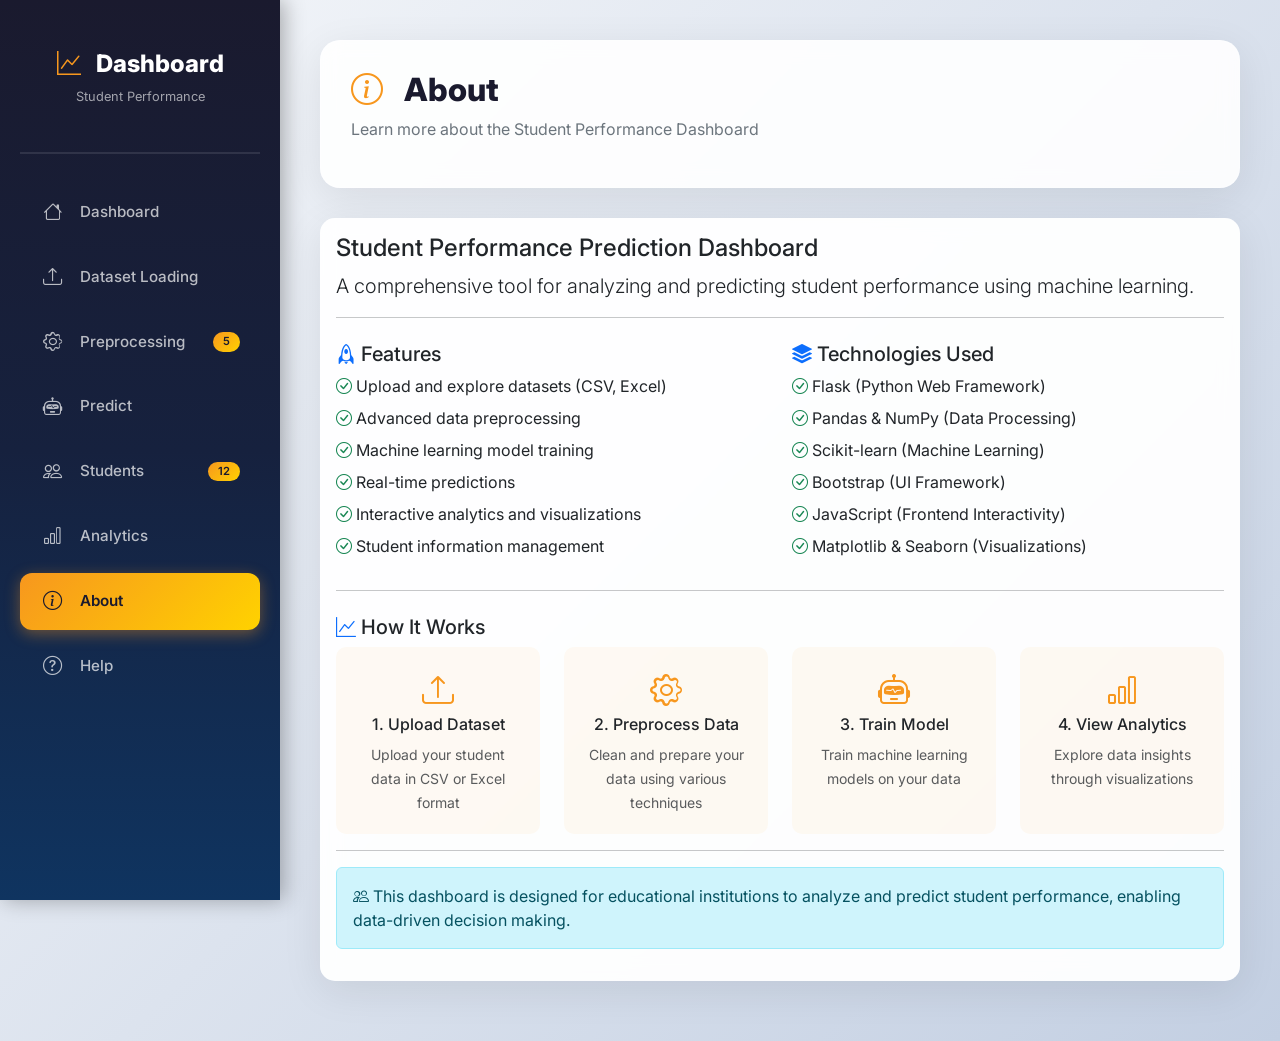
<file: Templates/about.html>
<!DOCTYPE html>
<html lang="en">
<head>
    <meta charset="UTF-8">
    <meta name="viewport" content="width=device-width, initial-scale=1.0">
    <title>About - Student Performance Dashboard</title>
    <link href="https://cdn.jsdelivr.net/npm/bootstrap@5.1.3/dist/css/bootstrap.min.css" rel="stylesheet">
    <link rel="stylesheet" href="https://cdn.jsdelivr.net/npm/bootstrap-icons@1.8.1/font/bootstrap-icons.css">
    <link href="https://fonts.googleapis.com/css2?family=Inter:wght@300;400;500;600;700;800&display=swap" rel="stylesheet">
    <style>
        * { margin: 0; padding: 0; box-sizing: border-box; font-family: 'Inter', sans-serif; }
        body { background: linear-gradient(135deg, #f5f7fa 0%, #c3cfe2 100%); min-height: 100vh; display: flex; }

        .sidebar { width: 280px; height: 100vh; background: linear-gradient(180deg, #1a1a2e 0%, #16213e 50%, #0f3460 100%); padding: 30px 20px; position: fixed; left: 0; top: 0; overflow-y: auto; box-shadow: 4px 0 20px rgba(0,0,0,0.3); z-index: 1000; }
        .sidebar::-webkit-scrollbar { width: 5px; }
        .sidebar::-webkit-scrollbar-track { background: rgba(255,255,255,0.1); }
        .sidebar::-webkit-scrollbar-thumb { background: linear-gradient(180deg, #f7971e, #ffd200); border-radius: 10px; }
        .sidebar-brand { text-align: center; padding: 20px 0 30px 0; border-bottom: 2px solid rgba(255,255,255,0.1); margin-bottom: 30px; }
        .sidebar-brand h2 { color: #fff; font-weight: 800; font-size: 1.5rem; }
        .sidebar-brand h2 i { color: #f7971e; margin-right: 10px; }
        .sidebar-brand p { color: rgba(255,255,255,0.6); font-size: 0.8rem; margin-top: 5px; }
        .sidebar-nav { list-style: none; padding: 0; }
        .sidebar-nav li { margin-bottom: 8px; }
        .sidebar-nav li a { display: flex; align-items: center; padding: 14px 20px; color: rgba(255,255,255,0.7); text-decoration: none; border-radius: 12px; transition: all 0.3s ease; font-weight: 500; font-size: 0.95rem; }
        .sidebar-nav li a i { margin-right: 15px; font-size: 1.2rem; width: 25px; text-align: center; }
        .sidebar-nav li a:hover { background: rgba(255,255,255,0.1); color: #fff; transform: translateX(5px); }
        .sidebar-nav li a.active { background: linear-gradient(135deg, #f7971e, #ffd200); color: #1a1a2e; font-weight: 600; box-shadow: 0 4px 15px rgba(247,151,30,0.4); }
        .sidebar-nav li a .badge { margin-left: auto; background: linear-gradient(135deg, #f7971e, #ffd200); color: #1a1a2e; font-weight: 600; padding: 4px 10px; border-radius: 20px; font-size: 0.7rem; }

        .main-content { margin-left: 280px; padding: 40px; width: calc(100% - 280px); min-height: 100vh; }
        .page-header { background: rgba(255,255,255,0.9); backdrop-filter: blur(10px); padding: 30px; border-radius: 20px; box-shadow: 0 10px 40px rgba(0,0,0,0.08); margin-bottom: 30px; border: 1px solid rgba(255,255,255,0.2); }
        .page-header h1 { font-weight: 800; color: #1a1a2e; font-size: 2rem; }
        .page-header h1 i { color: #f7971e; margin-right: 15px; }
        .page-header p { color: #6c757d; margin-top: 5px; }

        .card { border: none; border-radius: 15px; box-shadow: 0 10px 40px rgba(0,0,0,0.08); background: rgba(255,255,255,0.95); backdrop-filter: blur(10px); margin-bottom: 20px; }
        .card-header { background: linear-gradient(135deg, #1a1a2e, #16213e); color: white; border-radius: 15px 15px 0 0 !important; border: none; padding: 20px; font-weight: 600; }
        .card-header i { color: #f7971e; margin-right: 10px; }

        .feature-icon { font-size: 2rem; color: #f7971e; }
        .feature-box { padding: 20px; border-radius: 10px; background: rgba(247,151,30,0.05); height: 100%; transition: all 0.3s ease; }
        .feature-box:hover { background: rgba(247,151,30,0.1); transform: translateY(-5px); }

        @media (max-width: 992px) {
            .sidebar { width: 80px; padding: 20px 10px; }
            .sidebar-brand h2 { font-size: 0; }
            .sidebar-brand h2 i { font-size: 1.5rem; margin-right: 0; }
            .sidebar-brand p { display: none; }
            .sidebar-nav li a { justify-content: center; padding: 14px; font-size: 0; }
            .sidebar-nav li a i { font-size: 1.5rem; margin-right: 0; }
            .sidebar-nav li a .badge { display: none; }
            .sidebar-nav li a span { display: none; }
            .main-content { margin-left: 80px; width: calc(100% - 80px); padding: 20px; }
        }
    </style>
</head>
<body>
    <div class="sidebar">
        <div class="sidebar-brand">
            <h2><i class="bi bi-graph-up"></i> Dashboard</h2>
            <p>Student Performance</p>
        </div>
        <ul class="sidebar-nav">
            <li><a href="/"><i class="bi bi-house"></i> <span>Dashboard</span></a></li>
            <li><a href="/dataset_loading"><i class="bi bi-upload"></i> <span>Dataset Loading</span></a></li>
            <li><a href="/preprocessing"><i class="bi bi-gear"></i> <span>Preprocessing</span> <span class="badge">5</span></a></li>
            <li><a href="/predict"><i class="bi bi-robot"></i> <span>Predict</span></a></li>
            <li><a href="/students"><i class="bi bi-people"></i> <span>Students</span> <span class="badge">12</span></a></li>
            <li><a href="/analytics"><i class="bi bi-bar-chart"></i> <span>Analytics</span></a></li>
            <li><a href="/about" class="active"><i class="bi bi-info-circle"></i> <span>About</span></a></li>
            <li><a href="/help"><i class="bi bi-question-circle"></i> <span>Help</span></a></li>
        </ul>
    </div>

    <div class="main-content">
        <div class="page-header">
            <h1><i class="bi bi-info-circle"></i> About</h1>
            <p>Learn more about the Student Performance Dashboard</p>
        </div>

        <div class="card">
            <div class="card-body">
                <h4>Student Performance Prediction Dashboard</h4>
                <p class="lead">A comprehensive tool for analyzing and predicting student performance using machine learning.</p>

                <hr>

                <div class="row mt-4">
                    <div class="col-md-6">
                        <h5><i class="bi bi-rocket text-primary"></i> Features</h5>
                        <ul class="list-unstyled">
                            <li class="mb-2"><i class="bi bi-check-circle text-success"></i> Upload and explore datasets (CSV, Excel)</li>
                            <li class="mb-2"><i class="bi bi-check-circle text-success"></i> Advanced data preprocessing</li>
                            <li class="mb-2"><i class="bi bi-check-circle text-success"></i> Machine learning model training</li>
                            <li class="mb-2"><i class="bi bi-check-circle text-success"></i> Real-time predictions</li>
                            <li class="mb-2"><i class="bi bi-check-circle text-success"></i> Interactive analytics and visualizations</li>
                            <li class="mb-2"><i class="bi bi-check-circle text-success"></i> Student information management</li>
                        </ul>
                    </div>
                    <div class="col-md-6">
                        <h5><i class="bi bi-stack text-primary"></i> Technologies Used</h5>
                        <ul class="list-unstyled">
                            <li class="mb-2"><i class="bi bi-check-circle text-success"></i> Flask (Python Web Framework)</li>
                            <li class="mb-2"><i class="bi bi-check-circle text-success"></i> Pandas & NumPy (Data Processing)</li>
                            <li class="mb-2"><i class="bi bi-check-circle text-success"></i> Scikit-learn (Machine Learning)</li>
                            <li class="mb-2"><i class="bi bi-check-circle text-success"></i> Bootstrap (UI Framework)</li>
                            <li class="mb-2"><i class="bi bi-check-circle text-success"></i> JavaScript (Frontend Interactivity)</li>
                            <li class="mb-2"><i class="bi bi-check-circle text-success"></i> Matplotlib & Seaborn (Visualizations)</li>
                        </ul>
                    </div>
                </div>

                <hr>

                <div class="row mt-4">
                    <div class="col-12">
                        <h5><i class="bi bi-graph-up text-primary"></i> How It Works</h5>
                        <div class="row">
                            <div class="col-md-3">
                                <div class="feature-box text-center">
                                    <div class="feature-icon"><i class="bi bi-upload"></i></div>
                                    <h6>1. Upload Dataset</h6>
                                    <small class="text-muted">Upload your student data in CSV or Excel format</small>
                                </div>
                            </div>
                            <div class="col-md-3">
                                <div class="feature-box text-center">
                                    <div class="feature-icon"><i class="bi bi-gear"></i></div>
                                    <h6>2. Preprocess Data</h6>
                                    <small class="text-muted">Clean and prepare your data using various techniques</small>
                                </div>
                            </div>
                            <div class="col-md-3">
                                <div class="feature-box text-center">
                                    <div class="feature-icon"><i class="bi bi-robot"></i></div>
                                    <h6>3. Train Model</h6>
                                    <small class="text-muted">Train machine learning models on your data</small>
                                </div>
                            </div>
                            <div class="col-md-3">
                                <div class="feature-box text-center">
                                    <div class="feature-icon"><i class="bi bi-bar-chart"></i></div>
                                    <h6>4. View Analytics</h6>
                                    <small class="text-muted">Explore data insights through visualizations</small>
                                </div>
                            </div>
                        </div>
                    </div>
                </div>

                <hr>

                <div class="alert alert-info mt-3">
                    <i class="bi bi-people"></i>
                    This dashboard is designed for educational institutions to analyze and predict student performance, enabling data-driven decision making.
                </div>
            </div>
        </div>
    </div>

    <script src="https://cdn.jsdelivr.net/npm/bootstrap@5.1.3/dist/js/bootstrap.bundle.min.js"></script>
</body>
</html>
</file>
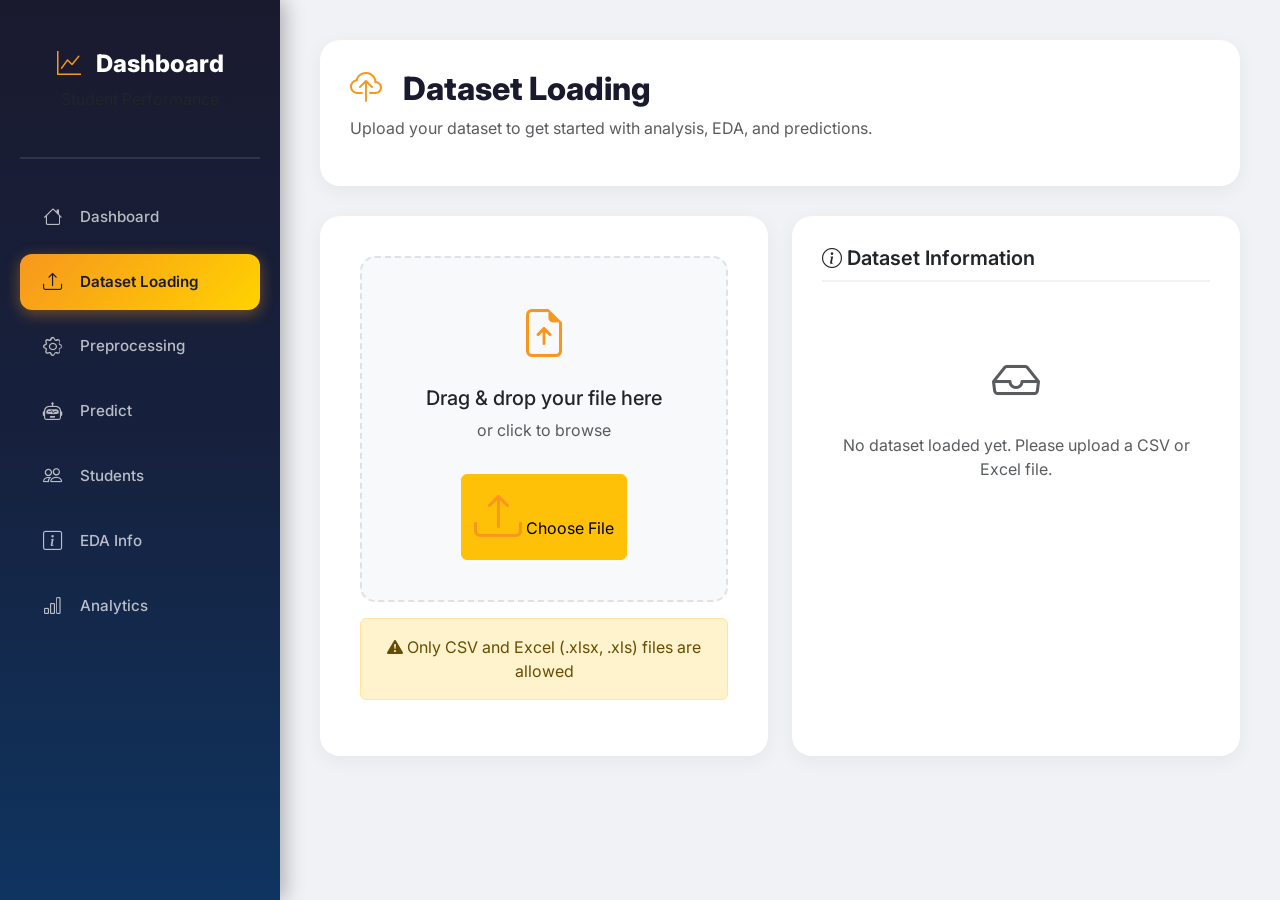
<file: Templates/dataset_loading.html>
<!DOCTYPE html>
<html lang="en">
<head>
    <meta charset="UTF-8">
    <meta name="viewport" content="width=device-width, initial-scale=1.0">
    <title>Dataset Loading</title>
    <link href="https://cdn.jsdelivr.net/npm/bootstrap@5.1.3/dist/css/bootstrap.min.css" rel="stylesheet">
    <link rel="stylesheet" href="https://cdn.jsdelivr.net/npm/bootstrap-icons@1.8.1/font/bootstrap-icons.css">
    <link href="https://fonts.googleapis.com/css2?family=Inter:wght@300;400;500;600;700;800&display=swap" rel="stylesheet">
    <style>
        * { margin: 0; padding: 0; box-sizing: border-box; font-family: 'Inter', sans-serif; }
        body { background: #f0f2f5; display: flex; }
        .sidebar { width: 280px; height: 100vh; background: linear-gradient(180deg, #1a1a2e 0%, #16213e 50%, #0f3460 100%); padding: 30px 20px; position: fixed; left: 0; top: 0; overflow-y: auto; box-shadow: 4px 0 20px rgba(0,0,0,0.3); z-index: 1000; }
        .sidebar::-webkit-scrollbar { width: 5px; }
        .sidebar::-webkit-scrollbar-track { background: rgba(255,255,255,0.1); }
        .sidebar::-webkit-scrollbar-thumb { background: linear-gradient(180deg, #f7971e, #ffd200); border-radius: 10px; }
        .sidebar-brand { text-align: center; padding: 20px 0 30px 0; border-bottom: 2px solid rgba(255,255,255,0.1); margin-bottom: 30px; }
        .sidebar-brand h2 { color: #fff; font-weight: 800; font-size: 1.5rem; }
        .sidebar-brand h2 i { color: #f7971e; margin-right: 10px; }
        .sidebar-nav { list-style: none; padding: 0; }
        .sidebar-nav li { margin-bottom: 8px; }
        .sidebar-nav li a { display: flex; align-items: center; padding: 14px 20px; color: rgba(255,255,255,0.7); text-decoration: none; border-radius: 12px; transition: all 0.3s ease; font-weight: 500; font-size: 0.95rem; }
        .sidebar-nav li a i { margin-right: 15px; font-size: 1.2rem; width: 25px; text-align: center; }
        .sidebar-nav li a:hover { background: rgba(255,255,255,0.1); color: #fff; transform: translateX(5px); }
        .sidebar-nav li a.active { background: linear-gradient(135deg, #f7971e, #ffd200); color: #1a1a2e; font-weight: 600; box-shadow: 0 4px 15px rgba(247,151,30,0.4); }
        .main-content { margin-left: 280px; padding: 40px; width: calc(100% - 280px); min-height: 100vh; }
        .header-card { background: white; padding: 30px; border-radius: 20px; box-shadow: 0 5px 20px rgba(0,0,0,0.05); margin-bottom: 30px; }
        .header-card h1 { font-weight: 800; color: #1a1a2e; font-size: 2rem; }
        .header-card h1 i { color: #f7971e; margin-right: 15px; }

        .upload-container { background: white; border-radius: 20px; padding: 40px; box-shadow: 0 5px 20px rgba(0,0,0,0.05); text-align: center; }
        .drop-zone { border: 2px dashed #dee2e6; border-radius: 15px; padding: 40px; transition: all 0.3s; cursor: pointer; background: #f8f9fa; }
        .drop-zone:hover { border-color: #f7971e; background: #fff; }
        .drop-zone i { font-size: 3rem; color: #f7971e; }
        .info-panel { background: white; border-radius: 20px; padding: 30px; box-shadow: 0 5px 20px rgba(0,0,0,0.05); height: 100%; }
        .info-panel h5 { font-weight: 600; border-bottom: 2px solid #f0f2f5; padding-bottom: 10px; margin-bottom: 15px; }
        .info-item { background: #f8f9fa; padding: 10px 15px; border-radius: 8px; margin-bottom: 10px; display: flex; justify-content: space-between; }
        .info-item span:last-child { font-weight: 600; }
        .btn-eda { background: linear-gradient(135deg, #a18cd1, #fbc2eb); color: #1a1a2e; font-weight: 600; border: none; padding: 10px 20px; border-radius: 10px; display: none; margin-top: 15px; transition: all 0.3s; width: 100%; }
        .btn-eda:hover { transform: translateY(-2px); box-shadow: 0 5px 15px rgba(161, 140, 209, 0.4); }
    </style>
</head>
<body>
    <!-- Sidebar with ALL Links -->
    <div class="sidebar">
        <div class="sidebar-brand">
            <h2><i class="bi bi-graph-up"></i> Dashboard</h2>
            <p>Student Performance</p>
        </div>
        <ul class="sidebar-nav">
            <li><a href="/"><i class="bi bi-house"></i> <span>Dashboard</span></a></li>
            <li><a href="/dataset_loading" class="active"><i class="bi bi-upload"></i> <span>Dataset Loading</span></a></li>
            <li><a href="/preprocessing"><i class="bi bi-gear"></i> <span>Preprocessing</span></a></li>
            <li><a href="/predict"><i class="bi bi-robot"></i> <span>Predict</span></a></li>
            <li><a href="/students"><i class="bi bi-people"></i> <span>Students</span></a></li>
            <li><a href="/eda_info"><i class="bi bi-info-square"></i> <span>EDA Info</span></a></li>
            <li><a href="/analytics"><i class="bi bi-bar-chart"></i> <span>Analytics</span></a></li>
        </ul>
    </div>

    <!-- Main Content -->
    <div class="main-content">
        <div class="header-card">
            <h1><i class="bi bi-cloud-upload"></i> Dataset Loading</h1>
            <p class="text-muted">Upload your dataset to get started with analysis, EDA, and predictions.</p>
        </div>

        <div class="row g-4">
            <div class="col-md-6">
                <div class="upload-container">
                    <div class="drop-zone" onclick="document.getElementById('fileInput').click()">
                        <i class="bi bi-file-earmark-arrow-up"></i>
                        <h5 class="mt-3">Drag & drop your file here</h5>
                        <p class="text-muted">or click to browse</p>
                        <input type="file" id="fileInput" style="display: none;" accept=".csv,.xlsx,.xls" onchange="uploadFile()">
                        <button class="btn btn-warning mt-3" onclick="event.stopPropagation(); document.getElementById('fileInput').click()">
                            <i class="bi bi-upload"></i> Choose File
                        </button>
                    </div>
                    <div class="alert alert-warning mt-3 mb-0">
                        <i class="bi bi-exclamation-triangle-fill"></i> Only CSV and Excel (.xlsx, .xls) files are allowed
                    </div>
                    <div id="uploadStatus" class="mt-3"></div>
                </div>
            </div>

            <div class="col-md-6">
                <div class="info-panel">
                    <h5><i class="bi bi-info-circle"></i> Dataset Information</h5>
                    <div id="emptyState" class="text-center text-muted py-5">
                        <i class="bi bi-inbox" style="font-size: 3rem;"></i>
                        <p class="mt-3">No dataset loaded yet. Please upload a CSV or Excel file.</p>
                    </div>

                    <div id="loadedState" style="display: none;">
                        <div class="row g-3 mb-3">
                            <div class="col-6"><div class="info-item"><span>Rows:</span> <span id="infoRows">-</span></div></div>
                            <div class="col-6"><div class="info-item"><span>Columns:</span> <span id="infoCols">-</span></div></div>
                        </div>
                        <h6 class="mt-3 mb-2"><i class="bi bi-list-ul"></i> Column Names & Dtypes</h6>
                        <div id="colList" style="max-height: 200px; overflow-y: auto;"></div>

                        <button class="btn-eda" id="goToEDA" onclick="window.location.href='/eda_info'">
                            <i class="bi bi-info-square"></i> View Full EDA Info & Stats
                        </button>
                    </div>
                </div>
            </div>
        </div>
    </div>

    <script>
        function uploadFile() {
            const fileInput = document.getElementById('fileInput');
            if (fileInput.files.length === 0) return;

            const formData = new FormData();
            formData.append('file', fileInput.files[0]);

            document.getElementById('uploadStatus').innerHTML = `<div class="alert alert-info">Uploading <i class="bi bi-hourglass-split"></i></div>`;

            fetch('/upload', {
                method: 'POST',
                body: formData
            })
            .then(response => response.json())
            .then(data => {
                if(data.success) {
                    document.getElementById('uploadStatus').innerHTML = `<div class="alert alert-success"><i class="bi bi-check-circle-fill"></i> ${data.message}</div>`;

                    // Update Info Panel
                    document.getElementById('emptyState').style.display = 'none';
                    document.getElementById('loadedState').style.display = 'block';
                    document.getElementById('goToEDA').style.display = 'block';

                    document.getElementById('infoRows').innerText = data.info.shape.split(' ')[0];
                    document.getElementById('infoCols').innerText = data.info.shape.split(' ')[2];

                    const colList = document.getElementById('colList');
                    colList.innerHTML = '';
                    for (const [col, dtype] of Object.entries(data.info.dtypes)) {
                        const div = document.createElement('div');
                        div.className = 'info-item';
                        div.innerHTML = `<span>${col}</span> <span class="badge bg-secondary">${dtype}</span>`;
                        colList.appendChild(div);
                    }
                } else {
                    document.getElementById('uploadStatus').innerHTML = `<div class="alert alert-danger"><i class="bi bi-exclamation-circle-fill"></i> ${data.error}</div>`;
                }
            })
            .catch(err => {
                document.getElementById('uploadStatus').innerHTML = `<div class="alert alert-danger">Network Error: Could not connect to server.</div>`;
            });
        }
    </script>
</body>
</html>
</file>
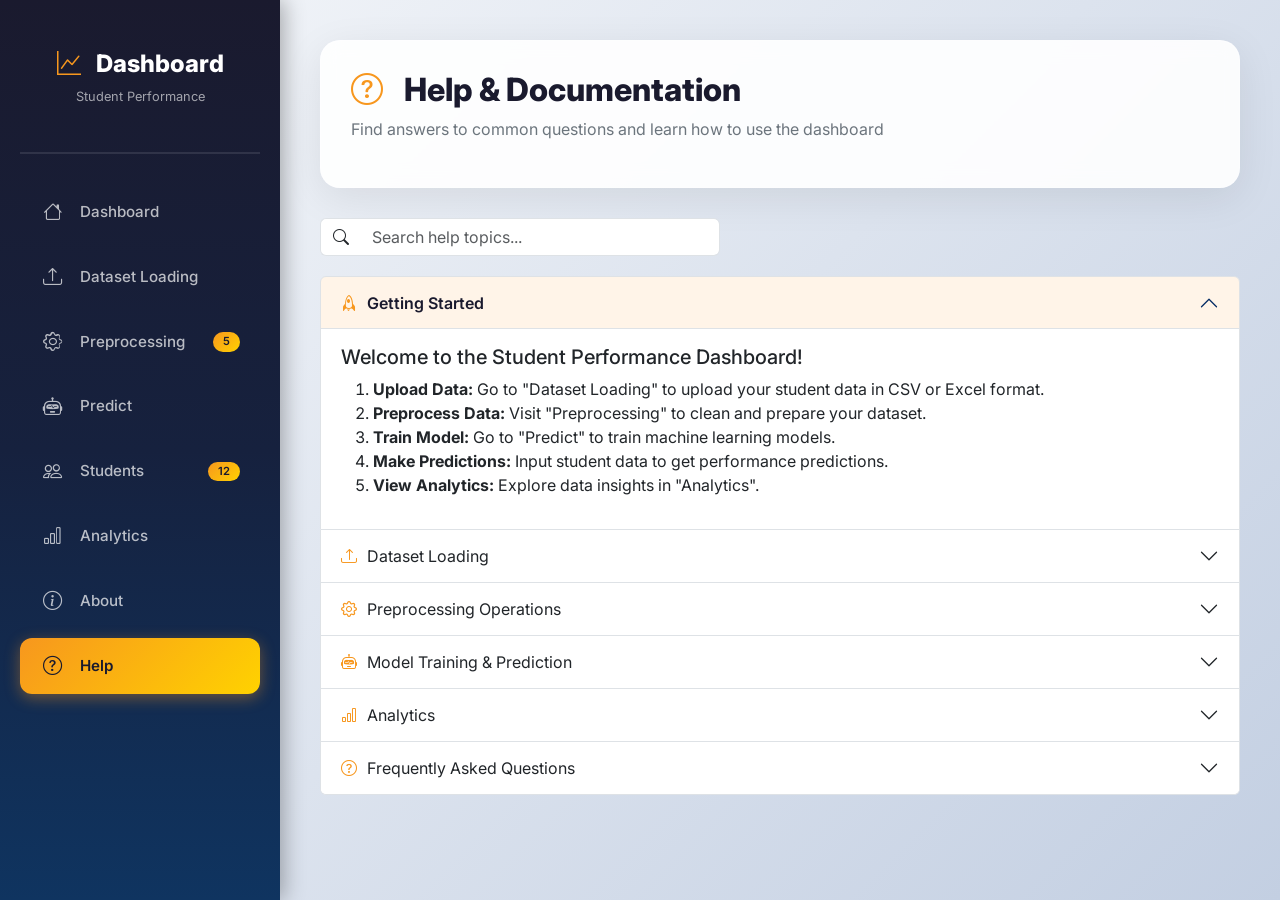
<file: Templates/help.html>
<!DOCTYPE html>
<html lang="en">
<head>
    <meta charset="UTF-8">
    <meta name="viewport" content="width=device-width, initial-scale=1.0">
    <title>Help - Student Performance Dashboard</title>
    <link href="https://cdn.jsdelivr.net/npm/bootstrap@5.1.3/dist/css/bootstrap.min.css" rel="stylesheet">
    <link rel="stylesheet" href="https://cdn.jsdelivr.net/npm/bootstrap-icons@1.8.1/font/bootstrap-icons.css">
    <link href="https://fonts.googleapis.com/css2?family=Inter:wght@300;400;500;600;700;800&display=swap" rel="stylesheet">
    <style>
        * { margin: 0; padding: 0; box-sizing: border-box; font-family: 'Inter', sans-serif; }
        body { background: linear-gradient(135deg, #f5f7fa 0%, #c3cfe2 100%); min-height: 100vh; display: flex; }

        .sidebar { width: 280px; height: 100vh; background: linear-gradient(180deg, #1a1a2e 0%, #16213e 50%, #0f3460 100%); padding: 30px 20px; position: fixed; left: 0; top: 0; overflow-y: auto; box-shadow: 4px 0 20px rgba(0,0,0,0.3); z-index: 1000; }
        .sidebar::-webkit-scrollbar { width: 5px; }
        .sidebar::-webkit-scrollbar-track { background: rgba(255,255,255,0.1); }
        .sidebar::-webkit-scrollbar-thumb { background: linear-gradient(180deg, #f7971e, #ffd200); border-radius: 10px; }
        .sidebar-brand { text-align: center; padding: 20px 0 30px 0; border-bottom: 2px solid rgba(255,255,255,0.1); margin-bottom: 30px; }
        .sidebar-brand h2 { color: #fff; font-weight: 800; font-size: 1.5rem; }
        .sidebar-brand h2 i { color: #f7971e; margin-right: 10px; }
        .sidebar-brand p { color: rgba(255,255,255,0.6); font-size: 0.8rem; margin-top: 5px; }
        .sidebar-nav { list-style: none; padding: 0; }
        .sidebar-nav li { margin-bottom: 8px; }
        .sidebar-nav li a { display: flex; align-items: center; padding: 14px 20px; color: rgba(255,255,255,0.7); text-decoration: none; border-radius: 12px; transition: all 0.3s ease; font-weight: 500; font-size: 0.95rem; }
        .sidebar-nav li a i { margin-right: 15px; font-size: 1.2rem; width: 25px; text-align: center; }
        .sidebar-nav li a:hover { background: rgba(255,255,255,0.1); color: #fff; transform: translateX(5px); }
        .sidebar-nav li a.active { background: linear-gradient(135deg, #f7971e, #ffd200); color: #1a1a2e; font-weight: 600; box-shadow: 0 4px 15px rgba(247,151,30,0.4); }
        .sidebar-nav li a .badge { margin-left: auto; background: linear-gradient(135deg, #f7971e, #ffd200); color: #1a1a2e; font-weight: 600; padding: 4px 10px; border-radius: 20px; font-size: 0.7rem; }

        .main-content { margin-left: 280px; padding: 40px; width: calc(100% - 280px); min-height: 100vh; }
        .page-header { background: rgba(255,255,255,0.9); backdrop-filter: blur(10px); padding: 30px; border-radius: 20px; box-shadow: 0 10px 40px rgba(0,0,0,0.08); margin-bottom: 30px; border: 1px solid rgba(255,255,255,0.2); }
        .page-header h1 { font-weight: 800; color: #1a1a2e; font-size: 2rem; }
        .page-header h1 i { color: #f7971e; margin-right: 15px; }
        .page-header p { color: #6c757d; margin-top: 5px; }

        .card { border: none; border-radius: 15px; box-shadow: 0 10px 40px rgba(0,0,0,0.08); background: rgba(255,255,255,0.95); backdrop-filter: blur(10px); margin-bottom: 20px; }
        .card-header { background: linear-gradient(135deg, #1a1a2e, #16213e); color: white; border-radius: 15px 15px 0 0 !important; border: none; padding: 20px; font-weight: 600; }
        .card-header i { color: #f7971e; margin-right: 10px; }

        .accordion-button:not(.collapsed) { background: rgba(247,151,30,0.1); color: #1a1a2e; font-weight: 600; }
        .accordion-button:focus { box-shadow: none; border-color: #f7971e; }
        .accordion-button i { color: #f7971e; margin-right: 10px; }

        .search-box { max-width: 400px; margin-bottom: 20px; }
        .search-box .input-group-text { background: white; border-right: none; }
        .search-box .form-control { border-left: none; }

        @media (max-width: 992px) {
            .sidebar { width: 80px; padding: 20px 10px; }
            .sidebar-brand h2 { font-size: 0; }
            .sidebar-brand h2 i { font-size: 1.5rem; margin-right: 0; }
            .sidebar-brand p { display: none; }
            .sidebar-nav li a { justify-content: center; padding: 14px; font-size: 0; }
            .sidebar-nav li a i { font-size: 1.5rem; margin-right: 0; }
            .sidebar-nav li a .badge { display: none; }
            .sidebar-nav li a span { display: none; }
            .main-content { margin-left: 80px; width: calc(100% - 80px); padding: 20px; }
        }
    </style>
</head>
<body>
    <div class="sidebar">
        <div class="sidebar-brand">
            <h2><i class="bi bi-graph-up"></i> Dashboard</h2>
            <p>Student Performance</p>
        </div>
        <ul class="sidebar-nav">
            <li><a href="/"><i class="bi bi-house"></i> <span>Dashboard</span></a></li>
            <li><a href="/dataset_loading"><i class="bi bi-upload"></i> <span>Dataset Loading</span></a></li>
            <li><a href="/preprocessing"><i class="bi bi-gear"></i> <span>Preprocessing</span> <span class="badge">5</span></a></li>
            <li><a href="/predict"><i class="bi bi-robot"></i> <span>Predict</span></a></li>
            <li><a href="/students"><i class="bi bi-people"></i> <span>Students</span> <span class="badge">12</span></a></li>
            <li><a href="/analytics"><i class="bi bi-bar-chart"></i> <span>Analytics</span></a></li>
            <li><a href="/about"><i class="bi bi-info-circle"></i> <span>About</span></a></li>
            <li><a href="/help" class="active"><i class="bi bi-question-circle"></i> <span>Help</span></a></li>
        </ul>
    </div>

    <div class="main-content">
        <div class="page-header">
            <h1><i class="bi bi-question-circle"></i> Help & Documentation</h1>
            <p>Find answers to common questions and learn how to use the dashboard</p>
        </div>

        <!-- Search -->
        <div class="search-box">
            <div class="input-group">
                <span class="input-group-text"><i class="bi bi-search"></i></span>
                <input type="text" class="form-control" id="helpSearch" placeholder="Search help topics...">
            </div>
        </div>

        <div class="accordion" id="helpAccordion">
            <!-- Getting Started -->
            <div class="accordion-item">
                <h2 class="accordion-header">
                    <button class="accordion-button" type="button" data-bs-toggle="collapse" data-bs-target="#gettingStarted">
                        <i class="bi bi-rocket"></i> Getting Started
                    </button>
                </h2>
                <div id="gettingStarted" class="accordion-collapse collapse show" data-bs-parent="#helpAccordion">
                    <div class="accordion-body">
                        <h5>Welcome to the Student Performance Dashboard!</h5>
                        <ol>
                            <li><strong>Upload Data:</strong> Go to "Dataset Loading" to upload your student data in CSV or Excel format.</li>
                            <li><strong>Preprocess Data:</strong> Visit "Preprocessing" to clean and prepare your dataset.</li>
                            <li><strong>Train Model:</strong> Go to "Predict" to train machine learning models.</li>
                            <li><strong>Make Predictions:</strong> Input student data to get performance predictions.</li>
                            <li><strong>View Analytics:</strong> Explore data insights in "Analytics".</li>
                        </ol>
                    </div>
                </div>
            </div>

            <!-- Dataset Loading -->
            <div class="accordion-item">
                <h2 class="accordion-header">
                    <button class="accordion-button collapsed" type="button" data-bs-toggle="collapse" data-bs-target="#datasetHelp">
                        <i class="bi bi-upload"></i> Dataset Loading
                    </button>
                </h2>
                <div id="datasetHelp" class="accordion-collapse collapse" data-bs-parent="#helpAccordion">
                    <div class="accordion-body">
                        <h5>Uploading Your Dataset</h5>
                        <ul>
                            <li><strong>Supported Formats:</strong> CSV, Excel (.xlsx, .xls)</li>
                            <li><strong>File Size Limit:</strong> 100MB</li>
                            <li><strong>Requirements:</strong> File must contain proper headers in the first row</li>
                            <li><strong>Preview:</strong> After upload, you'll see a preview of your data with basic statistics</li>
                        </ul>
                        <div class="alert alert-warning">
                            <i class="bi bi-exclamation-triangle"></i> Make sure your dataset is clean and properly formatted before uploading.
                        </div>
                    </div>
                </div>
            </div>

            <!-- Preprocessing -->
            <div class="accordion-item">
                <h2 class="accordion-header">
                    <button class="accordion-button collapsed" type="button" data-bs-toggle="collapse" data-bs-target="#preprocessHelp">
                        <i class="bi bi-gear"></i> Preprocessing Operations
                    </button>
                </h2>
                <div id="preprocessHelp" class="accordion-collapse collapse" data-bs-parent="#helpAccordion">
                    <div class="accordion-body">
                        <h5>Available Preprocessing Operations</h5>
                        <ul>
                            <li><strong>Missing Values Handling:</strong> Fill or remove missing values using mean, median, or mode</li>
                            <li><strong>Encoding:</strong> Convert categorical variables to numerical format</li>
                            <li><strong>Feature Scaling:</strong> Standardize or normalize numerical features</li>
                            <li><strong>Outlier Detection:</strong> Identify outliers using IQR method</li>
                            <li><strong>Remove Duplicates:</strong> Remove duplicate rows from your dataset</li>
                        </ul>
                    </div>
                </div>
            </div>

            <!-- Model Training -->
            <div class="accordion-item">
                <h2 class="accordion-header">
                    <button class="accordion-button collapsed" type="button" data-bs-toggle="collapse" data-bs-target="#predictHelp">
                        <i class="bi bi-robot"></i> Model Training & Prediction
                    </button>
                </h2>
                <div id="predictHelp" class="accordion-collapse collapse" data-bs-parent="#helpAccordion">
                    <div class="accordion-body">
                        <h5>Training a Model</h5>
                        <ul>
                            <li><strong>Target Column:</strong> Select the column you want to predict</li>
                            <li><strong>Model Type:</strong> Choose between Regression (numeric) or Classification (categorical)</li>
                            <li><strong>Test Size:</strong> Percentage of data to use for testing (default: 20%)</li>
                        </ul>
                        <h5>Making Predictions</h5>
                        <ul>
                            <li>Enter values for all required features</li>
                            <li>Click "Predict" to get the result</li>
                            <li>The prediction will appear in the results panel</li>
                        </ul>
                    </div>
                </div>
            </div>

            <!-- Analytics -->
            <div class="accordion-item">
                <h2 class="accordion-header">
                    <button class="accordion-button collapsed" type="button" data-bs-toggle="collapse" data-bs-target="#analyticsHelp">
                        <i class="bi bi-bar-chart"></i> Analytics
                    </button>
                </h2>
                <div id="analyticsHelp" class="accordion-collapse collapse" data-bs-parent="#helpAccordion">
                    <div class="accordion-body">
                        <h5>Available Analytics</h5>
                        <ul>
                            <li><strong>Correlation Heatmap:</strong> Visualize relationships between numerical features</li>
                            <li><strong>Distribution Plots:</strong> Understand the distribution of your data</li>
                            <li><strong>Summary Statistics:</strong> View statistical summaries of your dataset</li>
                        </ul>
                        <div class="alert alert-info">
                            <i class="bi bi-lightbulb"></i> Click "Load Analytics" to generate visualizations from your current dataset.
                        </div>
                    </div>
                </div>
            </div>

            <!-- FAQ -->
            <div class="accordion-item">
                <h2 class="accordion-header">
                    <button class="accordion-button collapsed" type="button" data-bs-toggle="collapse" data-bs-target="#faqHelp">
                        <i class="bi bi-question-circle"></i> Frequently Asked Questions
                    </button>
                </h2>
                <div id="faqHelp" class="accordion-collapse collapse" data-bs-parent="#helpAccordion">
                    <div class="accordion-body">
                        <h5>Common Questions</h5>
                        <div class="mb-3">
                            <strong>Q: What file formats are supported?</strong>
                            <p>A: CSV and Excel (.xlsx, .xls) files are supported.</p>
                        </div>
                        <div class="mb-3">
                            <strong>Q: How large can my dataset be?</strong>
                            <p>A: Maximum file size is 100MB.</p>
                        </div>
                        <div class="mb-3">
                            <strong>Q: What happens to my data?</strong>
                            <p>A: Your data is processed locally and not stored permanently. Data is cleared when you restart the application.</p>
                        </div>
                        <div class="mb-3">
                            <strong>Q: Can I save my trained model?</strong>
                            <p>A: Yes, trained models are saved in the 'models' folder and can be reloaded.</p>
                        </div>
                        <div class="mb-3">
                            <strong>Q: How do I get support?</strong>
                            <p>A: Check the documentation or contact your system administrator.</p>
                        </div>
                    </div>
                </div>
            </div>
        </div>
    </div>

    <script src="https://cdn.jsdelivr.net/npm/bootstrap@5.1.3/dist/js/bootstrap.bundle.min.js"></script>
    <script src="https://code.jquery.com/jquery-3.6.0.min.js"></script>
    <script>
        $(document).ready(function() {
            // Search help
            $('#helpSearch').on('keyup', function() {
                var value = $(this).val().toLowerCase();
                $('.accordion-item').each(function() {
                    var text = $(this).text().toLowerCase();
                    if (text.indexOf(value) > -1) {
                        $(this).show();
                    } else {
                        $(this).hide();
                    }
                });
            });

            // Auto-open first item if search matches
            if (window.location.hash) {
                var target = window.location.hash;
                $(target).collapse('show');
            }
        });
    </script>
</body>
</html>
</file>
